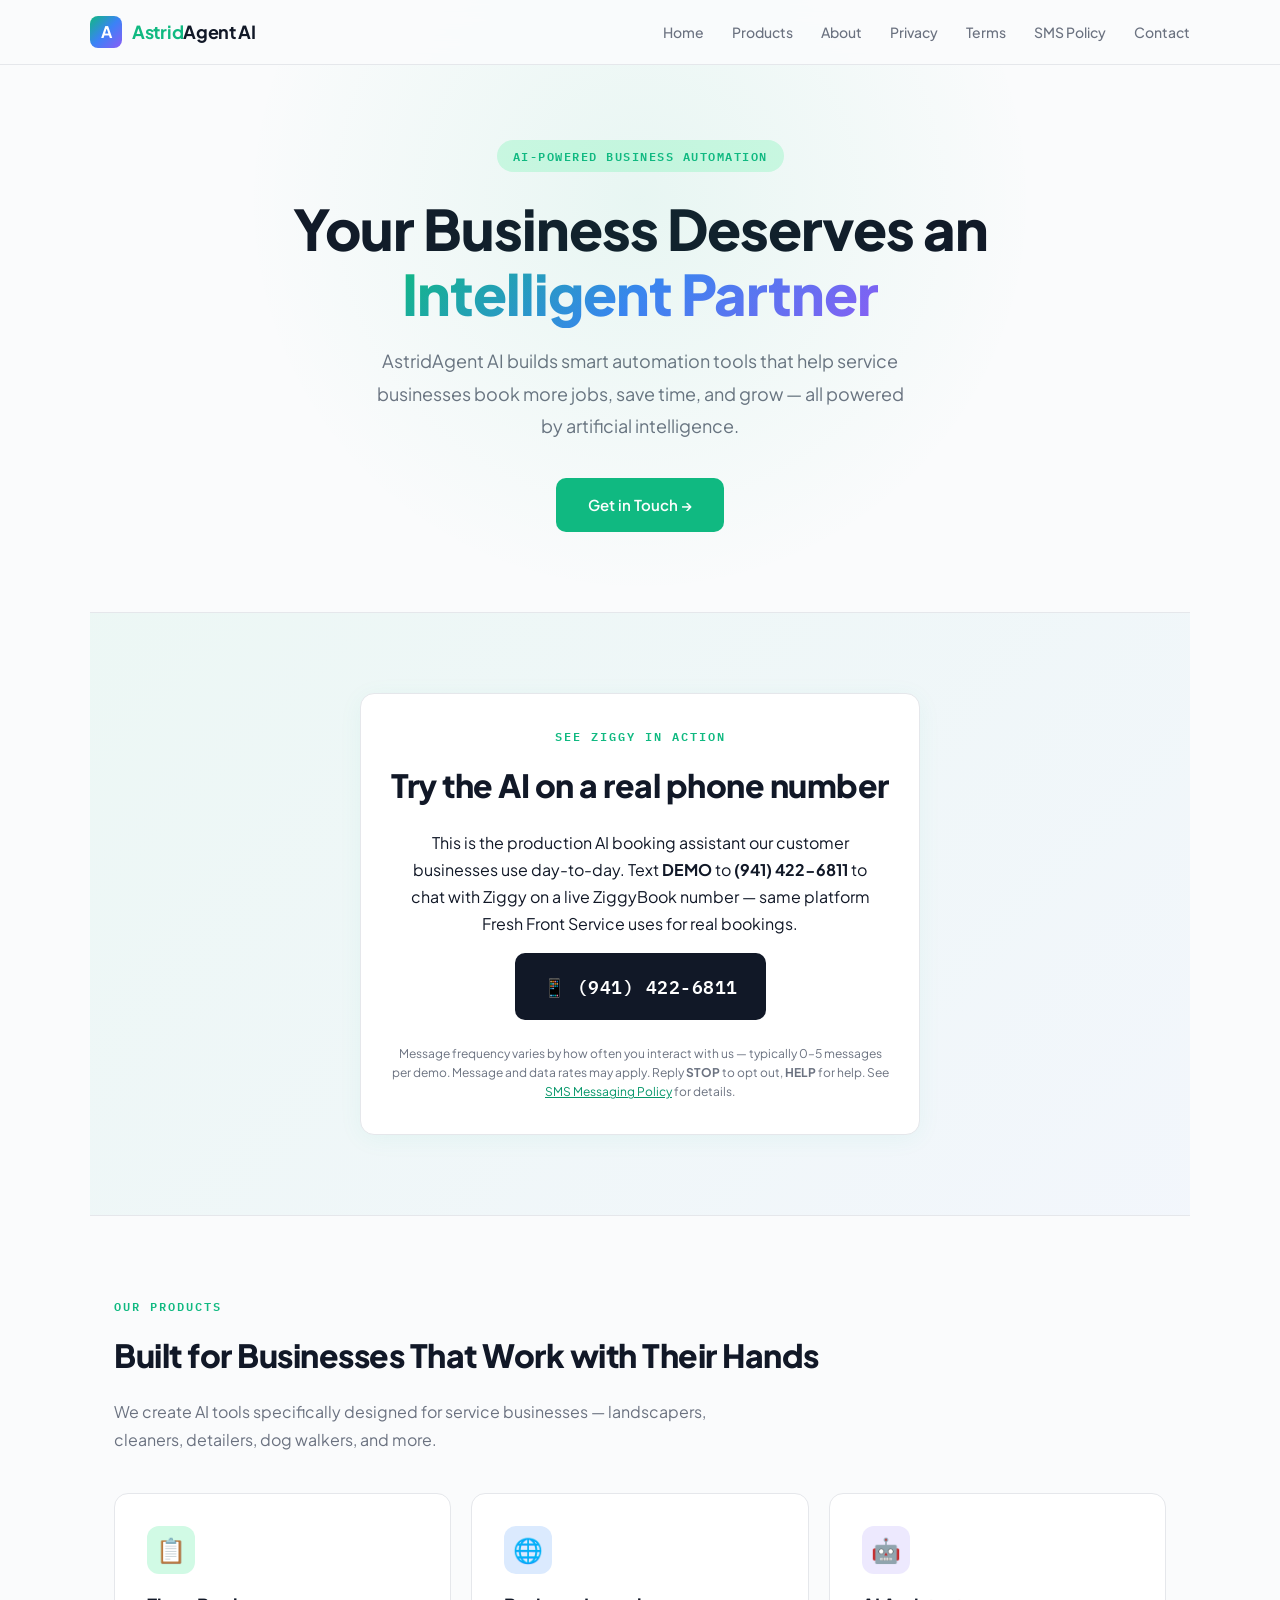
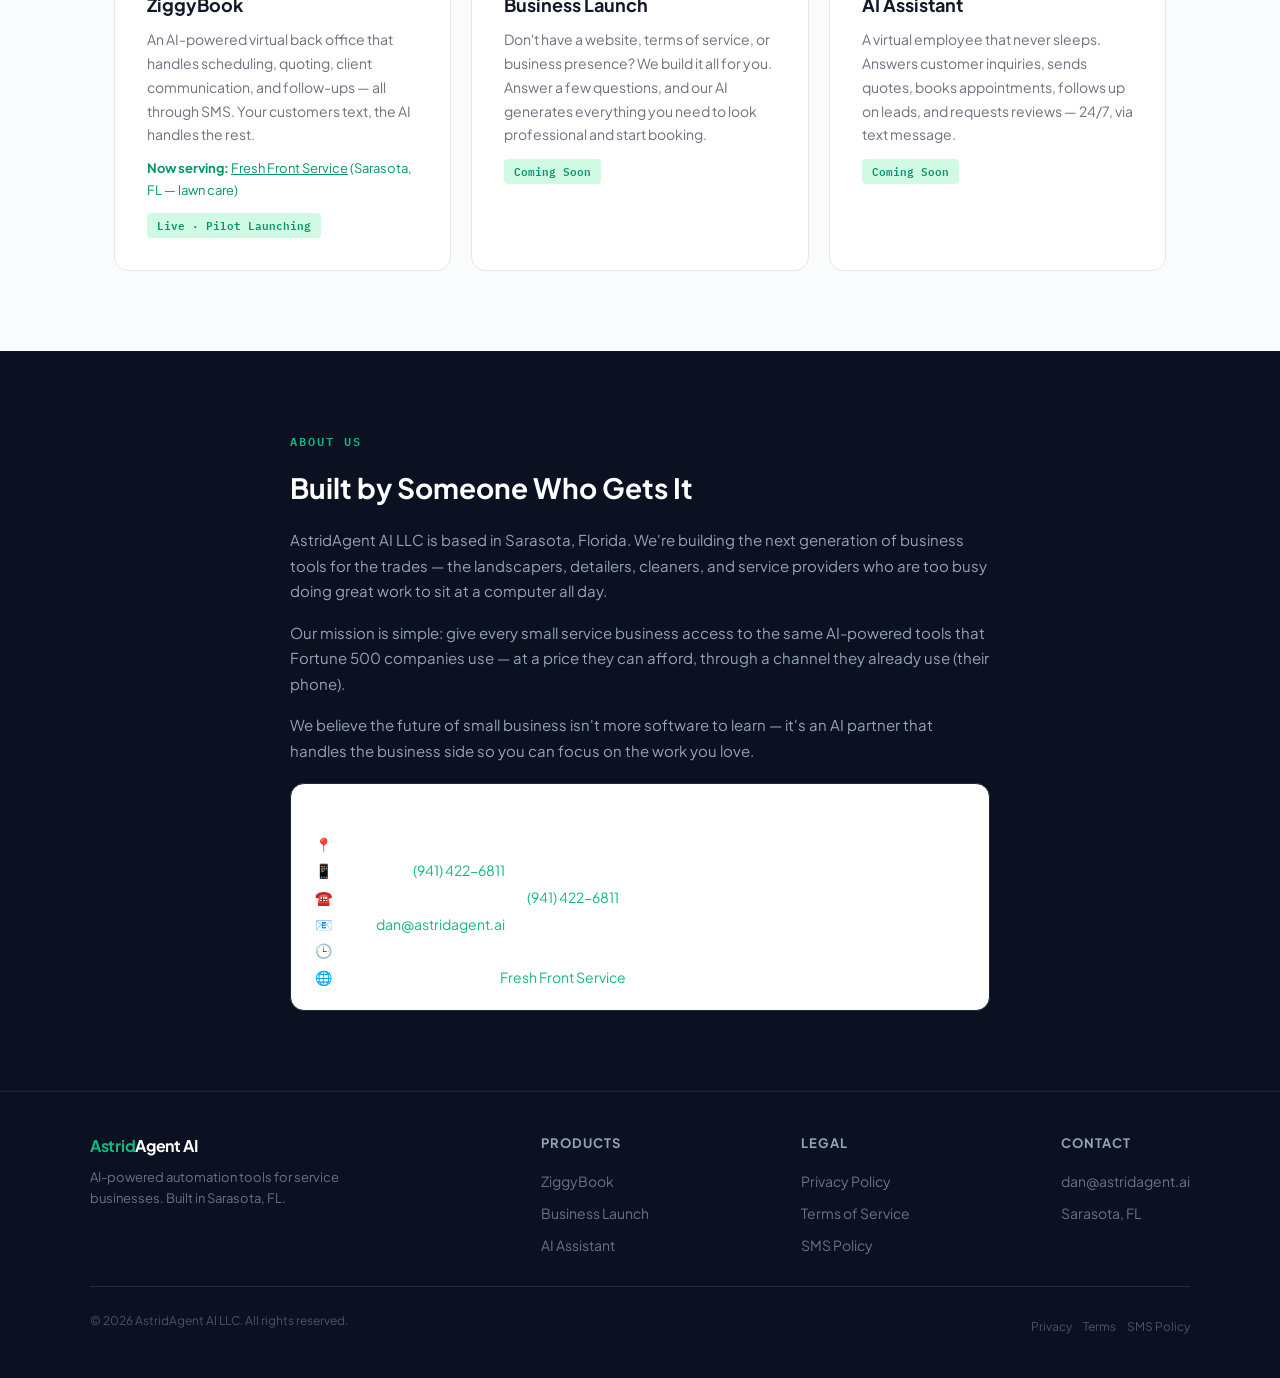
<file: index.html>
<!DOCTYPE html>
<html lang="en">
<head>
<meta charset="UTF-8">
<meta name="viewport" content="width=device-width, initial-scale=1.0">
<title>AstridAgent AI — Intelligent Automation for Business</title>
<meta name="description" content="AstridAgent AI builds intelligent automation solutions that help service businesses operate, grow, and scale with AI-powered tools.">
<link href="https://fonts.googleapis.com/css2?family=IBM+Plex+Mono:wght@400;500;600&family=Plus+Jakarta+Sans:wght@300;400;500;600;700;800&display=swap" rel="stylesheet">
<style>
:root{--bg:#FAFBFC;--bg-dark:#0B1120;--card:#FFF;--border:#E5E7EB;--text:#111827;--dim:#6B7280;--light:#9CA3AF;--green:#10B981;--green-d:#059669;--green-l:#D1FAE5;--blue:#3B82F6;--purple:#8B5CF6;--grad:linear-gradient(135deg,#10B981,#3B82F6,#8B5CF6)}
*{margin:0;padding:0;box-sizing:border-box}
body{font-family:'Plus Jakarta Sans',sans-serif;color:var(--text);line-height:1.7;background:var(--bg)}
nav{position:fixed;top:0;width:100%;background:rgba(250,251,252,0.92);backdrop-filter:blur(12px);border-bottom:1px solid var(--border);z-index:1000;padding:0 24px}
.nav-i{max-width:1100px;margin:0 auto;display:flex;justify-content:space-between;align-items:center;height:64px}
.nav-l{display:flex;align-items:center;gap:10px;text-decoration:none;color:var(--text)}
.nav-l-i{width:32px;height:32px;background:var(--grad);border-radius:8px;display:flex;align-items:center;justify-content:center;color:#fff;font-weight:700;font-size:16px}
.nav-l-t{font-weight:700;font-size:18px;letter-spacing:-0.3px}
.nav-l-t span{color:var(--green)}
.nav-k{display:flex;gap:28px;list-style:none}
.nav-k a{text-decoration:none;color:var(--dim);font-size:14px;font-weight:500;transition:color 0.15s}
.nav-k a:hover{color:var(--text)}
.ham{display:none;background:none;border:none;font-size:24px;cursor:pointer;color:var(--text)}
.hero{padding:140px 24px 80px;text-align:center;position:relative;overflow:hidden}
.hero::before{content:'';position:absolute;top:-200px;left:50%;transform:translateX(-50%);width:800px;height:800px;background:radial-gradient(circle,rgba(16,185,129,0.08),transparent 70%);pointer-events:none}
.h-b{display:inline-block;font-family:'IBM Plex Mono',monospace;font-size:12px;font-weight:600;letter-spacing:1.5px;text-transform:uppercase;color:var(--green);background:var(--green-l);padding:6px 16px;border-radius:20px;margin-bottom:24px}
.hero h1{font-size:clamp(36px,5vw,56px);font-weight:800;letter-spacing:-1px;line-height:1.15;max-width:700px;margin:0 auto 20px}
.hero h1 .gr{background:var(--grad);-webkit-background-clip:text;-webkit-text-fill-color:transparent}
.hero p{font-size:18px;color:var(--dim);max-width:550px;margin:0 auto 36px;line-height:1.8}
.cta{display:inline-flex;align-items:center;gap:8px;padding:14px 32px;background:var(--green);color:#fff;border:none;border-radius:10px;font-size:15px;font-weight:600;text-decoration:none;transition:background 0.2s;cursor:pointer;font-family:'Plus Jakarta Sans',sans-serif}
.cta:hover{background:var(--green-d)}
.sec{padding:80px 24px;max-width:1100px;margin:0 auto}
.sec-l{font-family:'IBM Plex Mono',monospace;font-size:12px;font-weight:600;letter-spacing:2px;text-transform:uppercase;color:var(--green);margin-bottom:12px}
.sec h2{font-size:32px;font-weight:800;letter-spacing:-0.5px;margin-bottom:16px}
.sec>p{font-size:16px;color:var(--dim);max-width:600px;margin-bottom:40px}
.pg{display:grid;grid-template-columns:repeat(auto-fit,minmax(300px,1fr));gap:20px}
.pc{background:var(--card);border:1px solid var(--border);border-radius:14px;padding:32px;transition:border-color 0.2s,box-shadow 0.2s}
.pc:hover{border-color:var(--green);box-shadow:0 8px 30px rgba(16,185,129,0.08)}
.pi{width:48px;height:48px;border-radius:12px;display:flex;align-items:center;justify-content:center;font-size:24px;margin-bottom:16px}
.pi.g{background:var(--green-l)}.pi.b{background:#DBEAFE}.pi.p{background:#EDE9FE}
.pc h3{font-size:18px;font-weight:700;margin-bottom:8px}
.pc p{font-size:14px;color:var(--dim)}
.pt{display:inline-block;font-family:'IBM Plex Mono',monospace;font-size:11px;font-weight:600;padding:3px 10px;border-radius:4px;margin-top:12px;background:var(--green-l);color:var(--green-d)}
.about{background:var(--bg-dark);color:#fff;padding:80px 24px}
.about-i{max-width:700px;margin:0 auto}
.about-i .sec-l{color:var(--green)}
.about-i h2{color:#fff;font-size:28px;margin-bottom:16px}
.about-i p{color:#94A3B8;font-size:15px;margin-bottom:16px}
footer{background:var(--bg-dark);border-top:1px solid #1E293B;padding:40px 24px}
.f-i{max-width:1100px;margin:0 auto;display:flex;justify-content:space-between;align-items:flex-start;flex-wrap:wrap;gap:32px}
.f-b{max-width:300px}
.f-b p{font-size:13px;color:#64748B;line-height:1.6;margin-top:8px}
.f-l h4{font-size:13px;font-weight:700;color:#94A3B8;text-transform:uppercase;letter-spacing:1px;margin-bottom:12px}
.f-l a{display:block;font-size:14px;color:#64748B;text-decoration:none;padding:4px 0;transition:color 0.15s}
.f-l a:hover{color:#fff}
.f-bt{max-width:1100px;margin:24px auto 0;padding-top:24px;border-top:1px solid #1E293B;display:flex;justify-content:space-between;flex-wrap:wrap;gap:12px}
.f-bt p,.f-bt a{font-size:12px;color:#475569;text-decoration:none}
.f-bt a:hover{color:#94A3B8}
.sms-cta{background:linear-gradient(135deg,rgba(16,185,129,0.06),rgba(59,130,246,0.04));border-top:1px solid var(--border);border-bottom:1px solid var(--border);text-align:center}
.sms-cta .cta-card{background:var(--card);border:1px solid var(--border);border-radius:14px;padding:32px 28px;max-width:560px;margin:0 auto;box-shadow:0 4px 24px rgba(16,185,129,0.06)}
.sms-cta .cta-number{display:inline-flex;align-items:center;gap:10px;padding:18px 28px;background:var(--text);color:#fff;border-radius:10px;font-family:'IBM Plex Mono',monospace;font-size:18px;font-weight:600;letter-spacing:0.5px;text-decoration:none;margin:8px 0 16px;transition:background 0.2s}
.sms-cta .cta-number:hover{background:#000}
.sms-cta .disclosure{font-size:12px;color:var(--dim);line-height:1.6;margin-top:8px}
.sms-cta .disclosure a{color:var(--green-d);text-decoration:underline}
.contact-card{background:var(--card);border:1px solid #1E293B;border-radius:14px;padding:20px 24px;margin-top:20px;text-align:left;font-size:14px;line-height:1.9}
.contact-card a{color:var(--green);text-decoration:none}
.contact-card a:hover{text-decoration:underline}
.lp{padding:100px 24px 80px;max-width:800px;margin:0 auto;display:none}
.lp.active{display:block}
.lp h1{font-size:32px;font-weight:800;margin-bottom:8px}
.lp .up{font-size:13px;color:var(--light);margin-bottom:32px}
.lp h2{font-size:20px;font-weight:700;margin-top:32px;margin-bottom:12px}
.lp p,.lp li{font-size:15px;color:var(--dim);margin-bottom:12px;line-height:1.8}
.lp ul{padding-left:24px;margin-bottom:16px}
.lp li{margin-bottom:6px}
#page-home{display:block}
.pgc{display:none}.pgc.active{display:block}
@media(max-width:768px){.nav-k{display:none}.ham{display:block}.nav-k.open{display:flex;flex-direction:column;position:absolute;top:64px;left:0;right:0;background:var(--bg);border-bottom:1px solid var(--border);padding:16px 24px;gap:16px}.f-i{flex-direction:column}}
</style>
</head>
<body>
<nav><div class="nav-i">
<a href="#" class="nav-l" onclick="sp('home')"><div class="nav-l-i">A</div><div class="nav-l-t"><span>Astrid</span>Agent AI</div></a>
<ul class="nav-k" id="nk">
<li><a href="#" onclick="sp('home')">Home</a></li>
<li><a href="#products">Products</a></li>
<li><a href="#about">About</a></li>
<li><a href="#" onclick="sp('privacy')">Privacy</a></li>
<li><a href="#" onclick="sp('terms')">Terms</a></li>
<li><a href="#" onclick="sp('sms')">SMS Policy</a></li>
<li><a href="mailto:dan@astridagent.ai">Contact</a></li>
</ul>
<button class="ham" onclick="document.getElementById('nk').classList.toggle('open')">&#9776;</button>
</div></nav>

<div id="page-home" class="pgc active">
<section class="hero">
<div class="h-b">AI-Powered Business Automation</div>
<h1>Your Business Deserves an <span class="gr">Intelligent Partner</span></h1>
<p>AstridAgent AI builds smart automation tools that help service businesses book more jobs, save time, and grow — all powered by artificial intelligence.</p>
<a href="mailto:dan@astridagent.ai" class="cta">Get in Touch &rarr;</a>
</section>
<section class="sec sms-cta" id="try-ziggy">
<div class="cta-card">
<div class="sec-l" style="text-align:center;justify-content:center">See Ziggy in action</div>
<h2 style="text-align:center">Try the AI on a real phone number</h2>
<p style="margin:0 auto 8px;max-width:480px">This is the production AI booking assistant our customer businesses use day-to-day. Text <strong>DEMO</strong> to <strong>(941) 422-6811</strong> to chat with Ziggy on a live ZiggyBook number &mdash; same platform Fresh Front Service uses for real bookings.</p>
<a href="sms:+19414226811?body=DEMO" class="cta-number">&#128241; (941) 422-6811</a>
<p class="disclosure">Message frequency varies by how often you interact with us &mdash; typically 0&ndash;5 messages per demo. Message and data rates may apply. Reply <strong>STOP</strong> to opt out, <strong>HELP</strong> for help. See <a href="/sms-consent.html">SMS Messaging Policy</a> for details.</p>
</div>
</section>
<section class="sec" id="products">
<div class="sec-l">Our Products</div>
<h2>Built for Businesses That Work with Their Hands</h2>
<p>We create AI tools specifically designed for service businesses — landscapers, cleaners, detailers, dog walkers, and more.</p>
<div class="pg">
<div class="pc"><div class="pi g">📋</div><h3>ZiggyBook</h3><p>An AI-powered virtual back office that handles scheduling, quoting, client communication, and follow-ups — all through SMS. Your customers text, the AI handles the rest.</p><p style="font-size:13px;color:var(--green-d);margin-top:10px"><strong>Now serving:</strong> <a href="https://freshfrontservice.com" target="_blank" rel="noopener" style="color:var(--green-d)">Fresh Front Service</a> (Sarasota, FL — lawn care)</p><span class="pt">Live · Pilot Launching</span></div>
<div class="pc"><div class="pi b">🌐</div><h3>Business Launch</h3><p>Don't have a website, terms of service, or business presence? We build it all for you. Answer a few questions, and our AI generates everything you need to look professional and start booking.</p><span class="pt">Coming Soon</span></div>
<div class="pc"><div class="pi p">🤖</div><h3>AI Assistant</h3><p>A virtual employee that never sleeps. Answers customer inquiries, sends quotes, books appointments, follows up on leads, and requests reviews — 24/7, via text message.</p><span class="pt">Coming Soon</span></div>
</div>
</section>
<section class="about" id="about"><div class="about-i">
<div class="sec-l">About Us</div>
<h2>Built by Someone Who Gets It</h2>
<p>AstridAgent AI LLC is based in Sarasota, Florida. We're building the next generation of business tools for the trades — the landscapers, detailers, cleaners, and service providers who are too busy doing great work to sit at a computer all day.</p>
<p>Our mission is simple: give every small service business access to the same AI-powered tools that Fortune 500 companies use — at a price they can afford, through a channel they already use (their phone).</p>
<p>We believe the future of small business isn't more software to learn — it's an AI partner that handles the business side so you can focus on the work you love.</p>
<div class="contact-card">
<strong style="color:#fff">AstridAgent AI LLC</strong><br>
&#128205; Sarasota, Florida<br>
&#128241; Demo SMS: <a href="sms:+19414226811?body=DEMO">(941) 422-6811</a> &mdash; text DEMO to chat with Ziggy<br>
&#9742;&#65039; Customer service voice/text: <a href="tel:+19414226811">(941) 422-6811</a><br>
&#128231; Email: <a href="mailto:dan@astridagent.ai">dan@astridagent.ai</a><br>
&#128338; Business hours: Mon&ndash;Fri 9am&ndash;5pm Eastern<br>
&#127760; Active customers include <a href="https://freshfrontservice.com" target="_blank" rel="noopener">Fresh Front Service</a> (Sarasota, FL &mdash; lawn care &amp; landscaping)
</div>
</div></section>
</div>

<div id="page-privacy" class="pgc lp">
<h1>Privacy Policy</h1>
<p class="up">Last Updated: May 9, 2026</p>
<p>AstridAgent AI LLC ("AstridAgent AI," "we," "our," or "us") is committed to protecting the privacy of our users, customers, and website visitors. This Privacy Policy explains how we collect, use, disclose, and safeguard your information when you visit our website at astridagent.ai, use our products and services (including ZiggyBook), or communicate with us via SMS, email, or other channels.</p>
<h2>1. Information We Collect</h2>
<p>We may collect the following types of information:</p>
<ul>
<li><strong>Personal Information:</strong> Name, email address, phone number, business name, business address, and other information you provide when signing up for our services or contacting us.</li>
<li><strong>Business Information:</strong> Services offered, pricing, service area, business hours, and other operational data provided during onboarding.</li>
<li><strong>Communication Data:</strong> SMS messages, chat logs, and other communications processed through our platform in the course of providing our services.</li>
<li><strong>Usage Data:</strong> Information about how you interact with our website and services, including IP address, browser type, pages visited, and access times.</li>
<li><strong>Device Information:</strong> Information about the device you use to access our services, including device type, operating system, and unique device identifiers.</li>
</ul>
<h2>2. How We Use Your Information</h2>
<p>We use the information we collect to:</p>
<ul>
<li>Provide, operate, and maintain our products and services</li>
<li>Process and manage your account and subscriptions</li>
<li>Send and receive SMS messages on behalf of your business</li>
<li>Generate AI-powered responses, quotes, and scheduling for your customers</li>
<li>Improve our products, services, and user experience</li>
<li>Communicate with you about your account, updates, and support</li>
<li>Comply with legal obligations and enforce our terms of service</li>
<li>Detect, prevent, and address technical issues or fraudulent activity</li>
</ul>
<h2>3. SMS/Messaging Data</h2>
<p>Our services involve sending and receiving SMS messages on behalf of businesses that use our platform:</p>
<ul>
<li>SMS messages sent and received through our platform are stored securely to provide service continuity and conversation context.</li>
<li>Message content may be processed by AI systems to generate appropriate responses, schedule appointments, and provide quotes.</li>
<li>We do not sell SMS message data to third parties.</li>
<li>We do not use SMS message content for advertising purposes.</li>
<li>Message data is retained for as long as the business account is active, plus a reasonable period for compliance and record-keeping.</li>
<li>End users may request deletion of their data by contacting us at dan@astridagent.ai.</li>
</ul>
<h2>4. How We Share Your Information</h2>
<p>We may share your information in the following circumstances:</p>
<ul>
<li><strong>Service Providers:</strong> We work with third-party services including Twilio (SMS delivery), Anthropic (AI processing), and cloud hosting providers to deliver our services.</li>
<li><strong>Legal Requirements:</strong> We may disclose information if required by law, regulation, legal process, or governmental request.</li>
<li><strong>Business Transfers:</strong> In the event of a merger, acquisition, or sale of assets, your information may be transferred to the acquiring entity.</li>
<li><strong>With Your Consent:</strong> We may share information when you give us explicit permission.</li>
</ul>
<p>We do not sell, rent, or trade your personal information to third parties for marketing purposes.</p>
<p><strong>Mobile information and SMS opt-in consent are treated separately and never shared.</strong> Your phone number, the content of your SMS messages with an AstridAgent AI / ZiggyBook number, and the record of your opt-in consent are excluded from any of the data-sharing categories described above. This information will not be shared or sold to third parties or affiliates for marketing or promotional purposes — ever, at any time. This carve-out applies to the entire CTIA category of "text messaging originator opt-in data and consent."</p>
<h2>5. Data Security</h2>
<p>We implement appropriate technical and organizational security measures to protect your information against unauthorized access, alteration, disclosure, or destruction. These include encryption in transit and at rest, access controls, and regular security assessments. However, no method of transmission over the Internet is 100% secure.</p>
<h2>6. Data Retention</h2>
<p>We retain your information for as long as your account is active or as needed to provide our services. We may retain information as necessary to comply with legal obligations, resolve disputes, and enforce our agreements.</p>
<h2>7. Your Rights</h2>
<p>You have the right to:</p>
<ul>
<li>Access, correct, or delete your personal information</li>
<li>Opt out of SMS communications at any time by replying STOP</li>
<li>Request a copy of the data we hold about you</li>
<li>Withdraw consent for data processing where applicable</li>
</ul>
<p>To exercise any of these rights, contact us at dan@astridagent.ai.</p>
<h2>8. Children's Privacy</h2>
<p>Our services are not directed to individuals under the age of 18. We do not knowingly collect personal information from children.</p>
<h2>9. Changes to This Policy</h2>
<p>We may update this Privacy Policy from time to time. We will notify you of material changes by posting the new Privacy Policy on this page and updating the "Last Updated" date.</p>
<h2>10. Contact Us</h2>
<p>AstridAgent AI LLC<br>Sarasota, FL<br>Email: dan@astridagent.ai</p>
</div>

<div id="page-terms" class="pgc lp">
<h1>Terms of Service</h1>
<p class="up">Last Updated: May 9, 2026</p>
<p>Welcome to AstridAgent AI. These Terms of Service ("Terms") govern your access to and use of the services, products, and websites operated by AstridAgent AI LLC ("AstridAgent AI," "we," "our," or "us"), including the ZiggyBook platform and related services.</p>
<p>By accessing or using our services, you agree to be bound by these Terms. If you do not agree, do not use our services.</p>
<h2>1. Services</h2>
<p>AstridAgent AI provides AI-powered business automation tools for service businesses, including but not limited to: automated SMS-based scheduling and booking, AI-powered customer communication, quote generation, website generation, and business operations management.</p>
<h2>2. Account Registration</h2>
<p>To use our services, you must create an account and provide accurate, complete, and current information. You are responsible for maintaining the confidentiality of your account credentials and for all activities under your account.</p>
<h2>3. Acceptable Use</h2>
<p>You agree to use our services only for lawful purposes. You agree not to:</p>
<ul>
<li>Use our services for spam, unsolicited messaging, or any activity that violates TCPA and 10DLC requirements</li>
<li>Send messages to individuals who have not provided consent</li>
<li>Use our services to harass, abuse, or harm others</li>
<li>Attempt unauthorized access to our systems</li>
<li>Use our services for illegal or fraudulent activity</li>
<li>Reverse engineer or disassemble any aspect of our services</li>
</ul>
<h2>4. SMS Messaging Terms</h2>
<p>Our platform sends SMS messages on behalf of businesses. By using our SMS features:</p>
<ul>
<li>You confirm you have obtained proper consent from all message recipients per TCPA, CTIA, and carrier requirements</li>
<li>You agree to honor all opt-out requests promptly (STOP to unsubscribe)</li>
<li>You acknowledge message and data rates may apply to recipients</li>
<li>You agree not to send prohibited content including SHAFT content (Sex, Hate, Alcohol, Firearms, Tobacco) unless explicitly permitted</li>
<li>You understand message delivery is subject to carrier policies and cannot be guaranteed</li>
</ul>
<p>Carriers are not liable for any delayed or undelivered messages.</p>
<h2>5. Fees and Payment</h2>
<p>Certain features require payment. All fees are described on our website or in your service agreement. Fees are non-refundable except as required by law. We reserve the right to change fees upon reasonable notice.</p>
<h2>6. Intellectual Property</h2>
<p>Our services, including software, content, design, and documentation, are owned by AstridAgent AI LLC and protected by intellectual property laws. You retain ownership of all data and content you provide through our services.</p>
<h2>7. AI-Generated Content</h2>
<p>Our services use artificial intelligence to generate responses, content, and documents. While we strive for accuracy, AI-generated content may contain errors. You are responsible for reviewing and approving all AI-generated content before use.</p>
<h2>8. Limitation of Liability</h2>
<p>TO THE MAXIMUM EXTENT PERMITTED BY LAW, ASTRIDAGENT AI LLC SHALL NOT BE LIABLE FOR ANY INDIRECT, INCIDENTAL, SPECIAL, CONSEQUENTIAL, OR PUNITIVE DAMAGES ARISING FROM YOUR USE OF OUR SERVICES. OUR TOTAL LIABILITY SHALL NOT EXCEED THE AMOUNT YOU PAID US IN THE TWELVE MONTHS PRECEDING THE CLAIM.</p>
<h2>9. Disclaimer of Warranties</h2>
<p>OUR SERVICES ARE PROVIDED "AS IS" AND "AS AVAILABLE" WITHOUT WARRANTIES OF ANY KIND, EITHER EXPRESS OR IMPLIED.</p>
<h2>10. Termination</h2>
<p>We may suspend or terminate your access at any time for breach of these Terms. You may terminate your account by contacting dan@astridagent.ai.</p>
<h2>11. Governing Law</h2>
<p>These Terms are governed by the laws of the State of Florida. Disputes shall be resolved in courts located in Sarasota County, Florida.</p>
<h2>12. Changes</h2>
<p>We may modify these Terms at any time. Continued use after changes constitutes acceptance.</p>
<h2>13. Contact</h2>
<p>AstridAgent AI LLC<br>Sarasota, FL<br>Email: dan@astridagent.ai</p>
</div>

<div id="page-sms" class="pgc lp">
<h1>SMS Messaging Policy</h1>
<p class="up">Last Updated: May 9, 2026</p>
<p>This SMS Messaging Policy describes how AstridAgent AI LLC and its products (including ZiggyBook) use SMS text messaging to communicate with end users on behalf of the businesses that use our platform.</p>
<h2>1. SMS Consent</h2>
<p>By providing your phone number and sending a text message to a business powered by AstridAgent AI / ZiggyBook, you consent to receive SMS messages related to:</p>
<ul>
<li>Appointment and service scheduling confirmations</li>
<li>Service quotes and estimates</li>
<li>Appointment reminders</li>
<li>Follow-up communications related to completed services</li>
<li>Responses to your inquiries</li>
<li>Review requests</li>
</ul>
<h2>2. Message Frequency</h2>
<p>Message frequency varies based on your interactions. Automated reminders are typically limited to 1-2 messages per scheduled appointment.</p>
<h2>3. Opting Out</h2>
<p>You can opt out at any time by replying <strong>STOP</strong> to any message. You will receive one confirmation and no further messages. To resume, text <strong>START</strong>.</p>
<h2>4. Help</h2>
<p>For help, reply <strong>HELP</strong> to any message, or contact dan@astridagent.ai.</p>
<h2>5. Costs</h2>
<p>Message and data rates may apply. AstridAgent AI does not charge end users for receiving SMS messages; any message or data charges come from your mobile carrier under your existing phone plan.</p>
<h2>6. Carriers</h2>
<p>Messages are sent via major US carriers including AT&T, T-Mobile, and Verizon. Delivery is subject to carrier availability.</p>
<h2>7. Privacy</h2>
<p>Your phone number and message data are handled per our <a href="#" onclick="sp('privacy')">Privacy Policy</a>. We do not sell or share your phone number with third parties for marketing.</p>
<h2>8. Contact</h2>
<p>AstridAgent AI LLC<br>Sarasota, FL<br>Email: dan@astridagent.ai<br>Website: https://astridagent.ai</p>
</div>

<footer>
<div class="f-i">
<div class="f-b"><div class="nav-l-t" style="color:#fff;font-size:16px"><span style="color:#10B981">Astrid</span>Agent AI</div><p>AI-powered automation tools for service businesses. Built in Sarasota, FL.</p></div>
<div class="f-l"><h4>Products</h4><a href="#" onclick="sp('home')">ZiggyBook</a><a href="#" onclick="sp('home')">Business Launch</a><a href="#" onclick="sp('home')">AI Assistant</a></div>
<div class="f-l"><h4>Legal</h4><a href="#" onclick="sp('privacy')">Privacy Policy</a><a href="#" onclick="sp('terms')">Terms of Service</a><a href="#" onclick="sp('sms')">SMS Policy</a></div>
<div class="f-l"><h4>Contact</h4><a href="mailto:dan@astridagent.ai">dan@astridagent.ai</a><a href="#">Sarasota, FL</a></div>
</div>
<div class="f-bt"><p>&copy; 2026 AstridAgent AI LLC. All rights reserved.</p><div><a href="#" onclick="sp('privacy')">Privacy</a> &middot; <a href="#" onclick="sp('terms')">Terms</a> &middot; <a href="#" onclick="sp('sms')">SMS Policy</a></div></div>
</footer>
<script>function sp(p){document.querySelectorAll('.pgc').forEach(e=>e.classList.remove('active'));document.getElementById('page-'+p).classList.add('active');window.scrollTo({top:0,behavior:'smooth'});document.getElementById('nk').classList.remove('open')}</script>
</body>
</html>
</file>
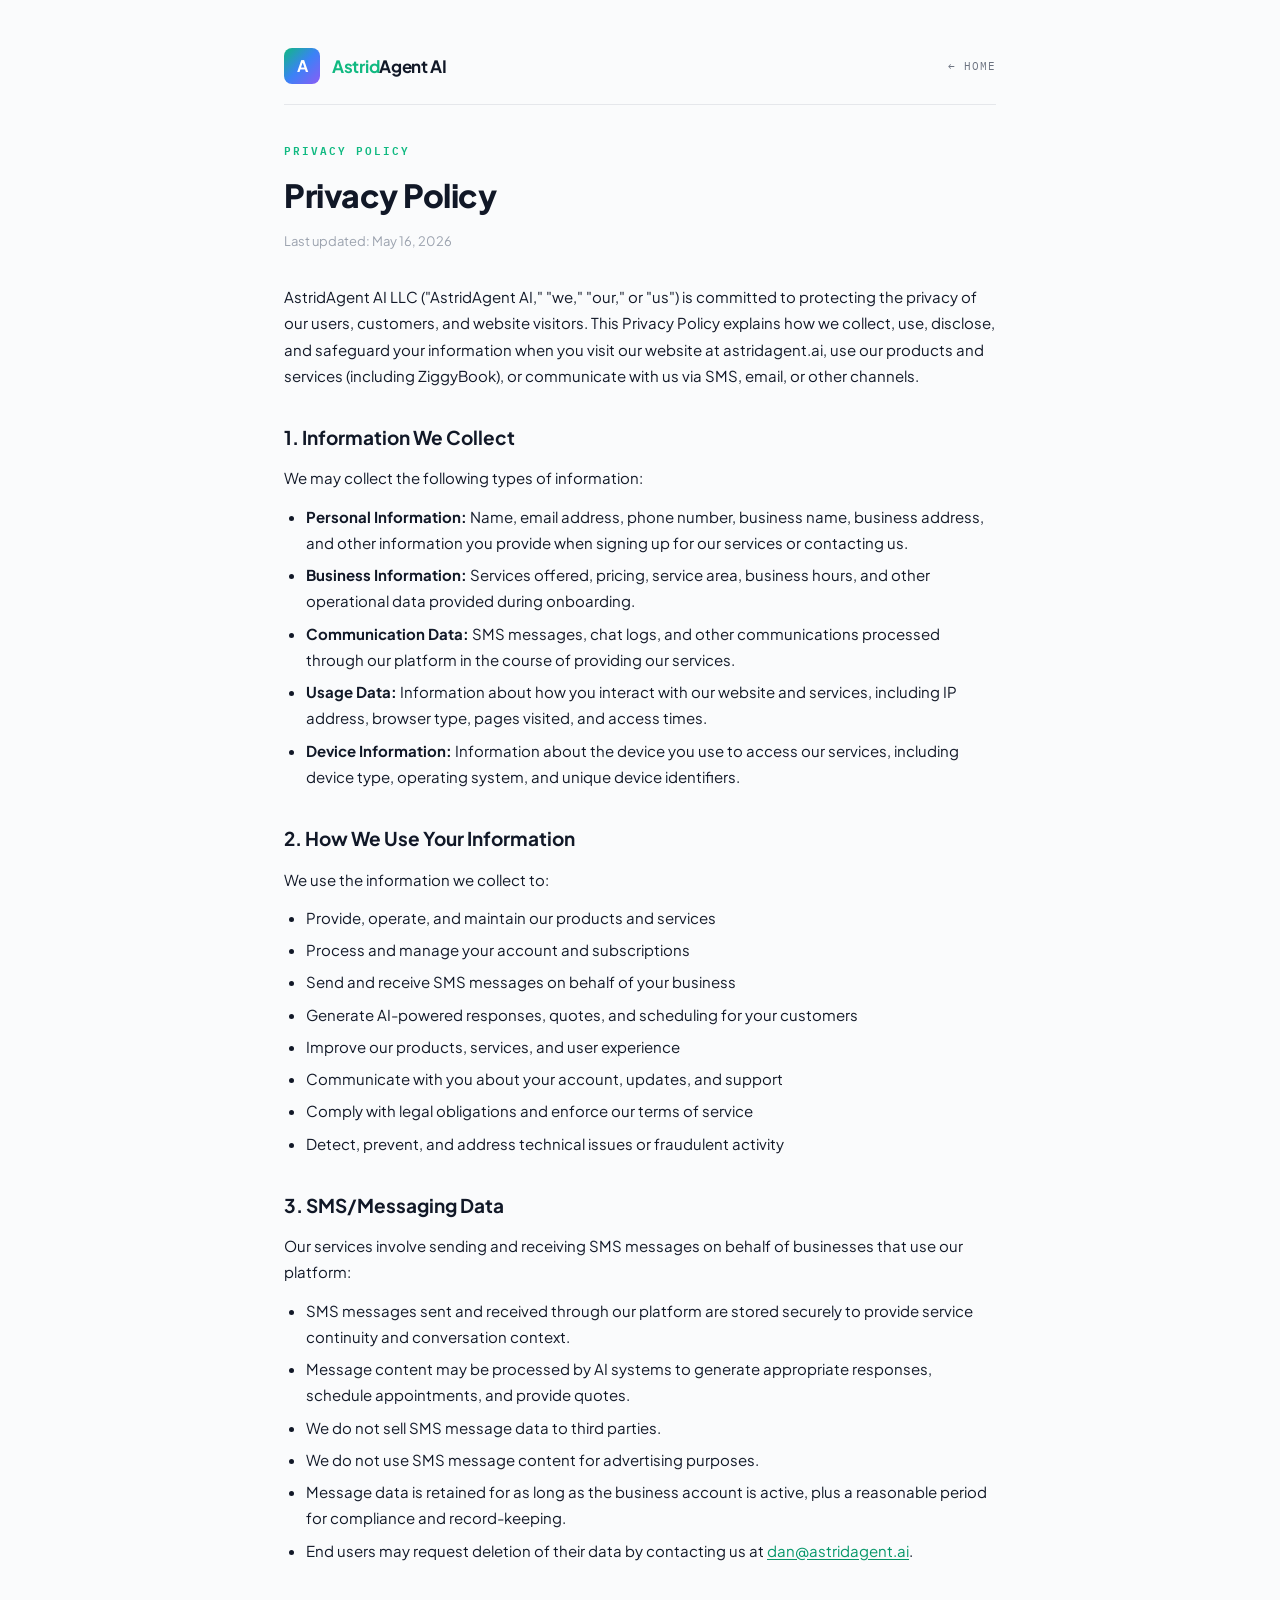
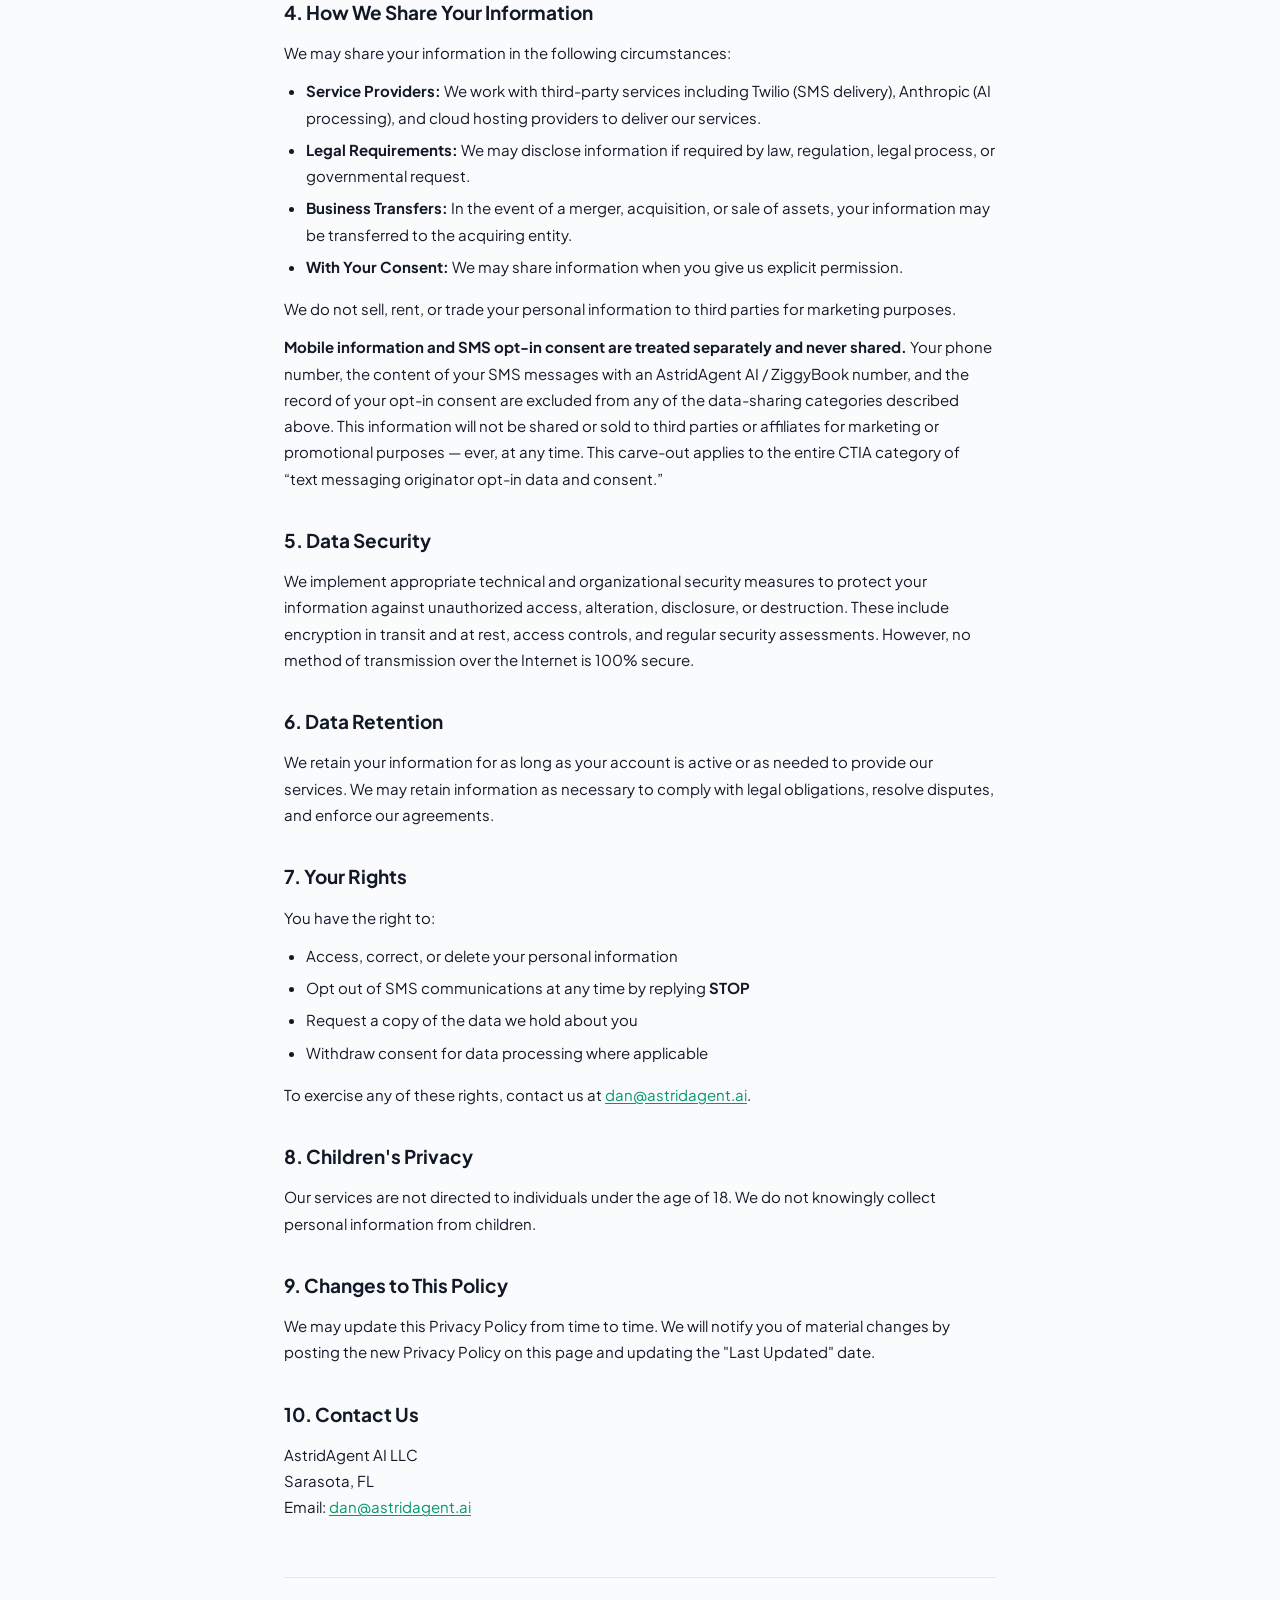
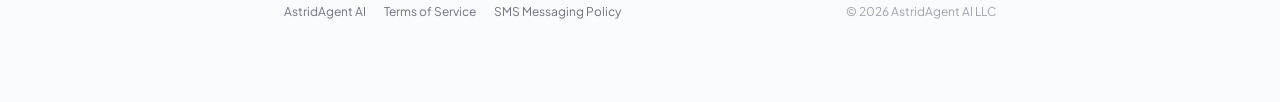
<file: privacy.html>
<!DOCTYPE html>
<html lang="en">
<head>
  <meta charset="UTF-8">
  <meta name="viewport" content="width=device-width, initial-scale=1.0">
  <title>Privacy Policy &middot; AstridAgent AI</title>
  <meta name="description" content="How AstridAgent AI LLC and its products (including ZiggyBook) collect, use, and protect your information.">
  <link rel="preconnect" href="https://fonts.googleapis.com">
  <link rel="preconnect" href="https://fonts.gstatic.com" crossorigin>
  <link href="https://fonts.googleapis.com/css2?family=IBM+Plex+Mono:wght@400;500;600&family=Plus+Jakarta+Sans:wght@300;400;500;600;700;800&display=swap" rel="stylesheet">
  <link rel="stylesheet" href="/policy-style.css">
</head>
<body>
  <div class="page">
    <header class="mast">
      <div class="logo-mark">A</div>
      <div class="wordmark"><span class="accent">Astrid</span>Agent AI</div>
      <a href="/" class="home-link">&larr; Home</a>
    </header>

    <div class="eyebrow">Privacy Policy</div>
    <h1>Privacy Policy</h1>
    <div class="updated">Last updated: May 16, 2026</div>

    <p>AstridAgent AI LLC ("AstridAgent AI," "we," "our," or "us") is committed to protecting the privacy of our users, customers, and website visitors. This Privacy Policy explains how we collect, use, disclose, and safeguard your information when you visit our website at astridagent.ai, use our products and services (including ZiggyBook), or communicate with us via SMS, email, or other channels.</p>

    <h2>1. Information We Collect</h2>
    <p>We may collect the following types of information:</p>
    <ul>
      <li><strong>Personal Information:</strong> Name, email address, phone number, business name, business address, and other information you provide when signing up for our services or contacting us.</li>
      <li><strong>Business Information:</strong> Services offered, pricing, service area, business hours, and other operational data provided during onboarding.</li>
      <li><strong>Communication Data:</strong> SMS messages, chat logs, and other communications processed through our platform in the course of providing our services.</li>
      <li><strong>Usage Data:</strong> Information about how you interact with our website and services, including IP address, browser type, pages visited, and access times.</li>
      <li><strong>Device Information:</strong> Information about the device you use to access our services, including device type, operating system, and unique device identifiers.</li>
    </ul>

    <h2>2. How We Use Your Information</h2>
    <p>We use the information we collect to:</p>
    <ul>
      <li>Provide, operate, and maintain our products and services</li>
      <li>Process and manage your account and subscriptions</li>
      <li>Send and receive SMS messages on behalf of your business</li>
      <li>Generate AI-powered responses, quotes, and scheduling for your customers</li>
      <li>Improve our products, services, and user experience</li>
      <li>Communicate with you about your account, updates, and support</li>
      <li>Comply with legal obligations and enforce our terms of service</li>
      <li>Detect, prevent, and address technical issues or fraudulent activity</li>
    </ul>

    <h2>3. SMS/Messaging Data</h2>
    <p>Our services involve sending and receiving SMS messages on behalf of businesses that use our platform:</p>
    <ul>
      <li>SMS messages sent and received through our platform are stored securely to provide service continuity and conversation context.</li>
      <li>Message content may be processed by AI systems to generate appropriate responses, schedule appointments, and provide quotes.</li>
      <li>We do not sell SMS message data to third parties.</li>
      <li>We do not use SMS message content for advertising purposes.</li>
      <li>Message data is retained for as long as the business account is active, plus a reasonable period for compliance and record-keeping.</li>
      <li>End users may request deletion of their data by contacting us at <a href="mailto:dan@astridagent.ai">dan@astridagent.ai</a>.</li>
    </ul>

    <h2>4. How We Share Your Information</h2>
    <p>We may share your information in the following circumstances:</p>
    <ul>
      <li><strong>Service Providers:</strong> We work with third-party services including Twilio (SMS delivery), Anthropic (AI processing), and cloud hosting providers to deliver our services.</li>
      <li><strong>Legal Requirements:</strong> We may disclose information if required by law, regulation, legal process, or governmental request.</li>
      <li><strong>Business Transfers:</strong> In the event of a merger, acquisition, or sale of assets, your information may be transferred to the acquiring entity.</li>
      <li><strong>With Your Consent:</strong> We may share information when you give us explicit permission.</li>
    </ul>
    <p>We do not sell, rent, or trade your personal information to third parties for marketing purposes.</p>
    <p><strong>Mobile information and SMS opt-in consent are treated separately and never shared.</strong> Your phone number, the content of your SMS messages with an AstridAgent AI / ZiggyBook number, and the record of your opt-in consent are excluded from any of the data-sharing categories described above. This information will not be shared or sold to third parties or affiliates for marketing or promotional purposes &mdash; ever, at any time. This carve-out applies to the entire CTIA category of &ldquo;text messaging originator opt-in data and consent.&rdquo;</p>

    <h2>5. Data Security</h2>
    <p>We implement appropriate technical and organizational security measures to protect your information against unauthorized access, alteration, disclosure, or destruction. These include encryption in transit and at rest, access controls, and regular security assessments. However, no method of transmission over the Internet is 100% secure.</p>

    <h2>6. Data Retention</h2>
    <p>We retain your information for as long as your account is active or as needed to provide our services. We may retain information as necessary to comply with legal obligations, resolve disputes, and enforce our agreements.</p>

    <h2>7. Your Rights</h2>
    <p>You have the right to:</p>
    <ul>
      <li>Access, correct, or delete your personal information</li>
      <li>Opt out of SMS communications at any time by replying <strong>STOP</strong></li>
      <li>Request a copy of the data we hold about you</li>
      <li>Withdraw consent for data processing where applicable</li>
    </ul>
    <p>To exercise any of these rights, contact us at <a href="mailto:dan@astridagent.ai">dan@astridagent.ai</a>.</p>

    <h2>8. Children's Privacy</h2>
    <p>Our services are not directed to individuals under the age of 18. We do not knowingly collect personal information from children.</p>

    <h2>9. Changes to This Policy</h2>
    <p>We may update this Privacy Policy from time to time. We will notify you of material changes by posting the new Privacy Policy on this page and updating the "Last Updated" date.</p>

    <h2>10. Contact Us</h2>
    <p>
      AstridAgent AI LLC<br>
      Sarasota, FL<br>
      Email: <a href="mailto:dan@astridagent.ai">dan@astridagent.ai</a>
    </p>

    <footer class="foot">
      <a href="/">AstridAgent AI</a>
      <a href="/terms.html">Terms of Service</a>
      <a href="/sms-consent.html">SMS Messaging Policy</a>
      <span class="copy">&copy; 2026 AstridAgent AI LLC</span>
    </footer>
  </div>
</body>
</html>
</file>
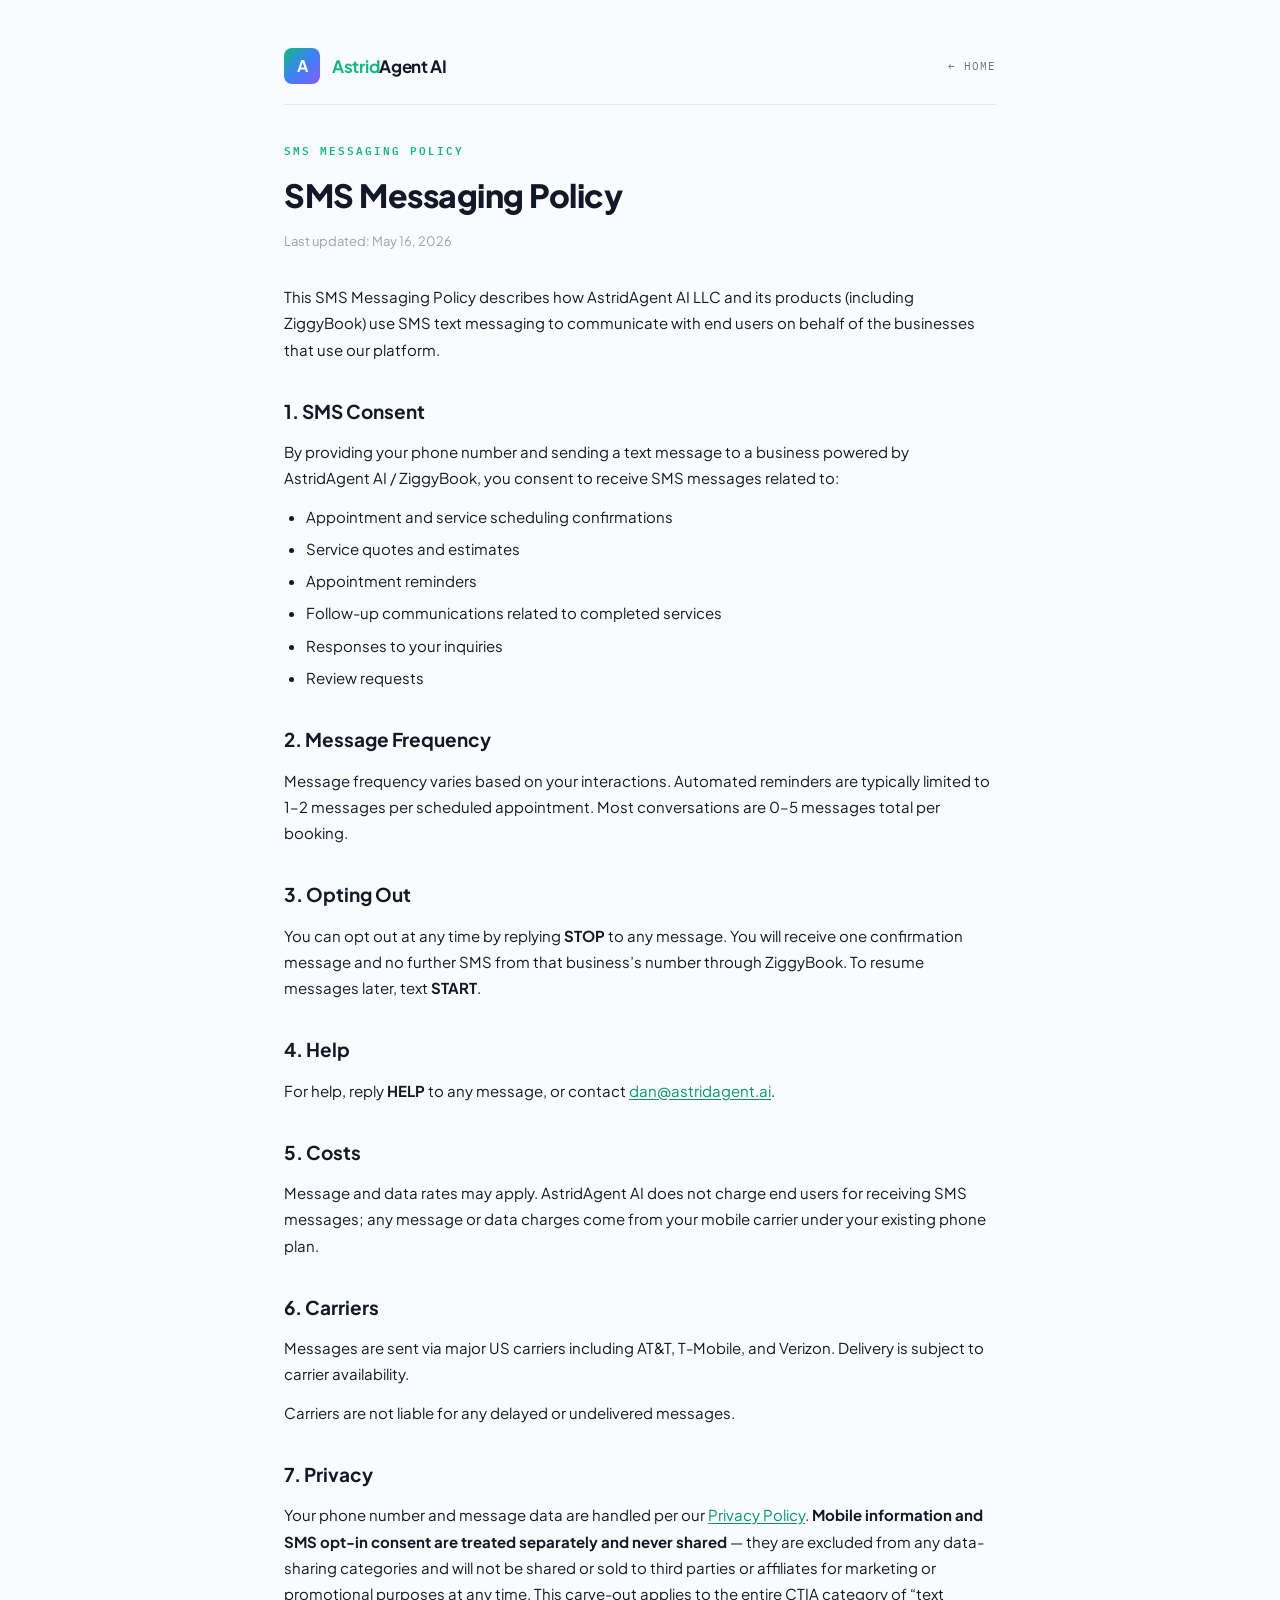
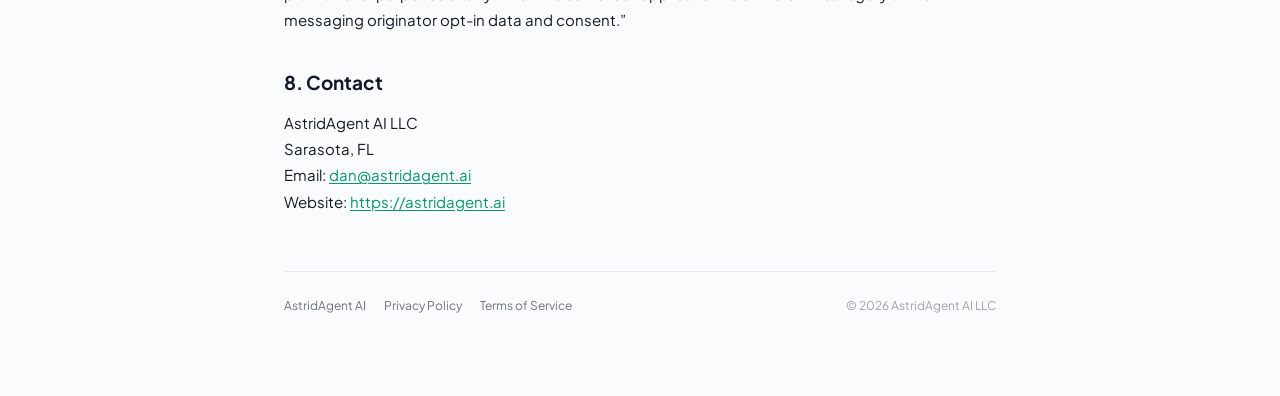
<file: sms-consent.html>
<!DOCTYPE html>
<html lang="en">
<head>
  <meta charset="UTF-8">
  <meta name="viewport" content="width=device-width, initial-scale=1.0">
  <title>SMS Messaging Policy &middot; AstridAgent AI</title>
  <meta name="description" content="How AstridAgent AI / ZiggyBook uses SMS messaging, your consent, and how to opt out.">
  <link rel="preconnect" href="https://fonts.googleapis.com">
  <link rel="preconnect" href="https://fonts.gstatic.com" crossorigin>
  <link href="https://fonts.googleapis.com/css2?family=IBM+Plex+Mono:wght@400;500;600&family=Plus+Jakarta+Sans:wght@300;400;500;600;700;800&display=swap" rel="stylesheet">
  <link rel="stylesheet" href="/policy-style.css">
</head>
<body>
  <div class="page">
    <header class="mast">
      <div class="logo-mark">A</div>
      <div class="wordmark"><span class="accent">Astrid</span>Agent AI</div>
      <a href="/" class="home-link">&larr; Home</a>
    </header>

    <div class="eyebrow">SMS Messaging Policy</div>
    <h1>SMS Messaging Policy</h1>
    <div class="updated">Last updated: May 16, 2026</div>

    <p>This SMS Messaging Policy describes how AstridAgent AI LLC and its products (including ZiggyBook) use SMS text messaging to communicate with end users on behalf of the businesses that use our platform.</p>

    <h2>1. SMS Consent</h2>
    <p>By providing your phone number and sending a text message to a business powered by AstridAgent AI / ZiggyBook, you consent to receive SMS messages related to:</p>
    <ul>
      <li>Appointment and service scheduling confirmations</li>
      <li>Service quotes and estimates</li>
      <li>Appointment reminders</li>
      <li>Follow-up communications related to completed services</li>
      <li>Responses to your inquiries</li>
      <li>Review requests</li>
    </ul>

    <h2>2. Message Frequency</h2>
    <p>Message frequency varies based on your interactions. Automated reminders are typically limited to 1&ndash;2 messages per scheduled appointment. Most conversations are 0&ndash;5 messages total per booking.</p>

    <h2>3. Opting Out</h2>
    <p>You can opt out at any time by replying <strong>STOP</strong> to any message. You will receive one confirmation message and no further SMS from that business&rsquo;s number through ZiggyBook. To resume messages later, text <strong>START</strong>.</p>

    <h2>4. Help</h2>
    <p>For help, reply <strong>HELP</strong> to any message, or contact <a href="mailto:dan@astridagent.ai">dan@astridagent.ai</a>.</p>

    <h2>5. Costs</h2>
    <p>Message and data rates may apply. AstridAgent AI does not charge end users for receiving SMS messages; any message or data charges come from your mobile carrier under your existing phone plan.</p>

    <h2>6. Carriers</h2>
    <p>Messages are sent via major US carriers including AT&amp;T, T-Mobile, and Verizon. Delivery is subject to carrier availability.</p>
    <p>Carriers are not liable for any delayed or undelivered messages.</p>

    <h2>7. Privacy</h2>
    <p>Your phone number and message data are handled per our <a href="/privacy.html">Privacy Policy</a>. <strong>Mobile information and SMS opt-in consent are treated separately and never shared</strong> &mdash; they are excluded from any data-sharing categories and will not be shared or sold to third parties or affiliates for marketing or promotional purposes at any time. This carve-out applies to the entire CTIA category of &ldquo;text messaging originator opt-in data and consent.&rdquo;</p>

    <h2>8. Contact</h2>
    <p>
      AstridAgent AI LLC<br>
      Sarasota, FL<br>
      Email: <a href="mailto:dan@astridagent.ai">dan@astridagent.ai</a><br>
      Website: <a href="https://astridagent.ai">https://astridagent.ai</a>
    </p>

    <footer class="foot">
      <a href="/">AstridAgent AI</a>
      <a href="/privacy.html">Privacy Policy</a>
      <a href="/terms.html">Terms of Service</a>
      <span class="copy">&copy; 2026 AstridAgent AI LLC</span>
    </footer>
  </div>
</body>
</html>
</file>
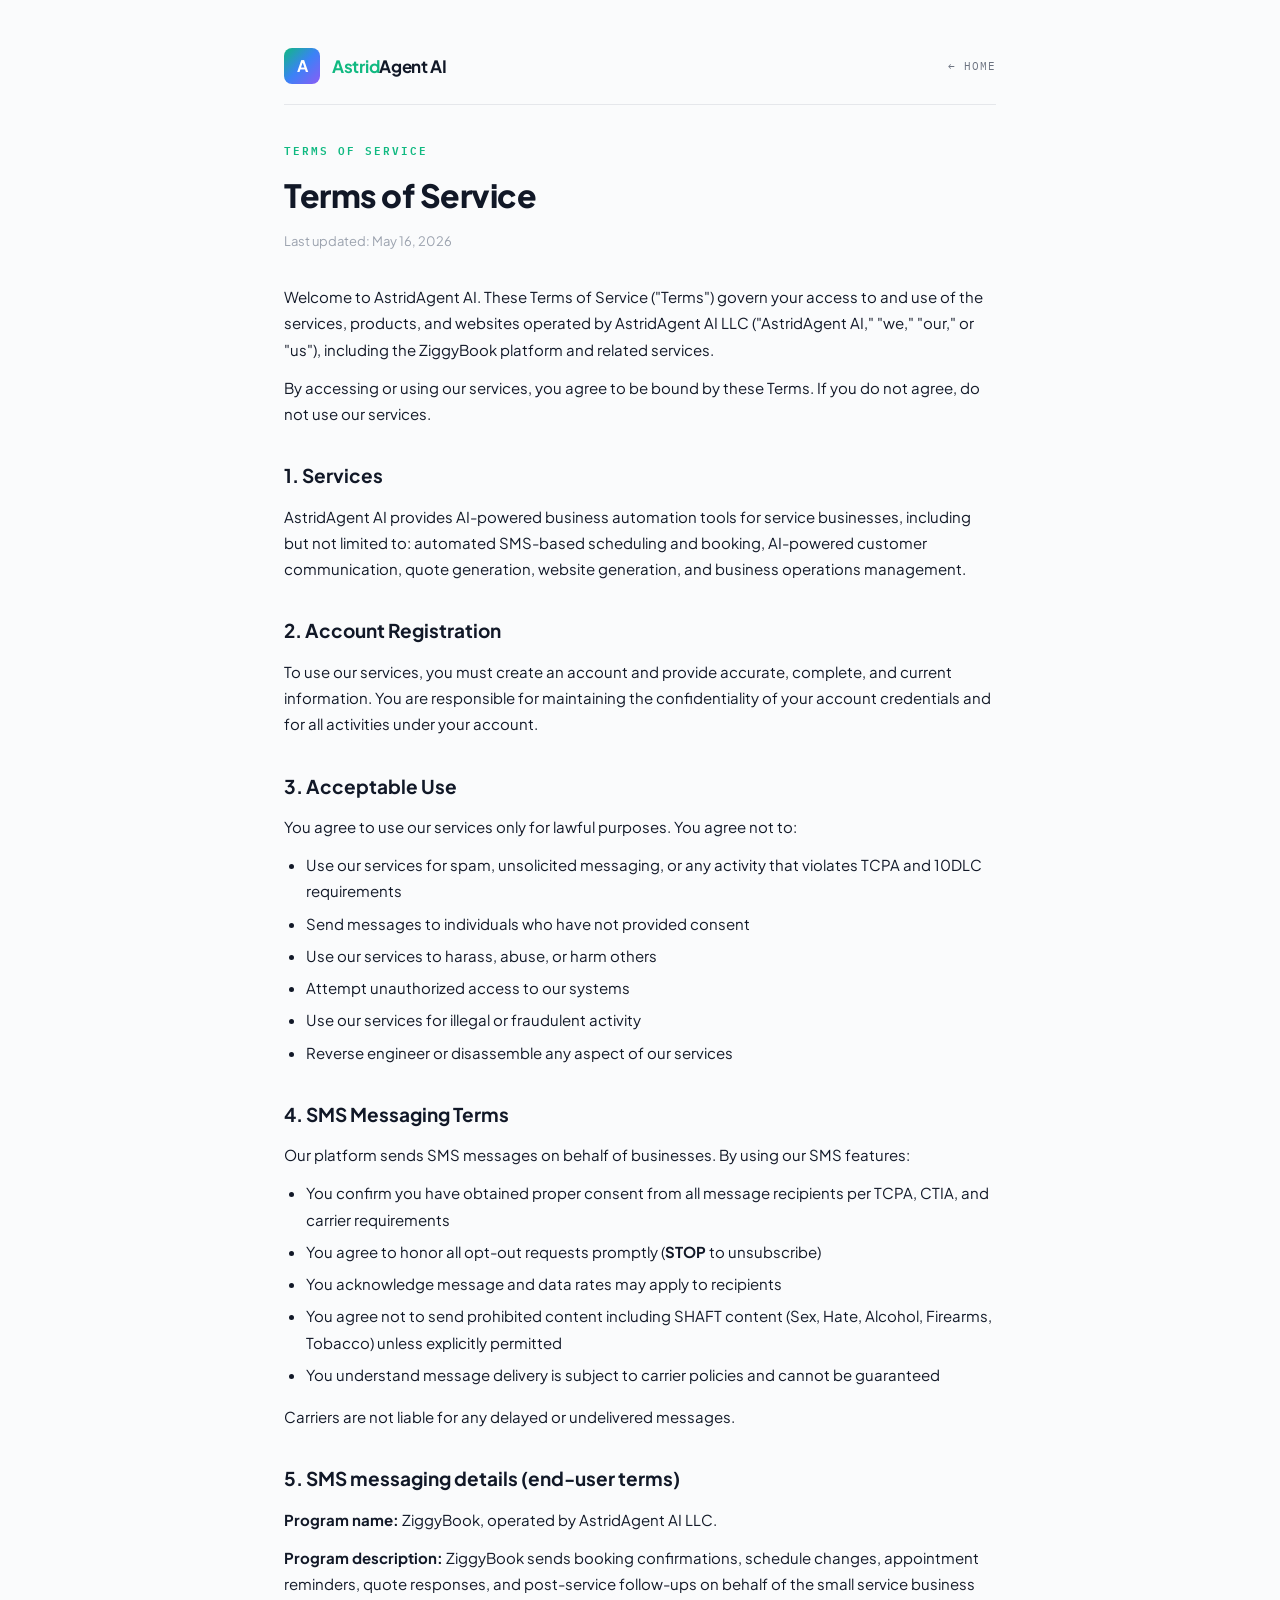
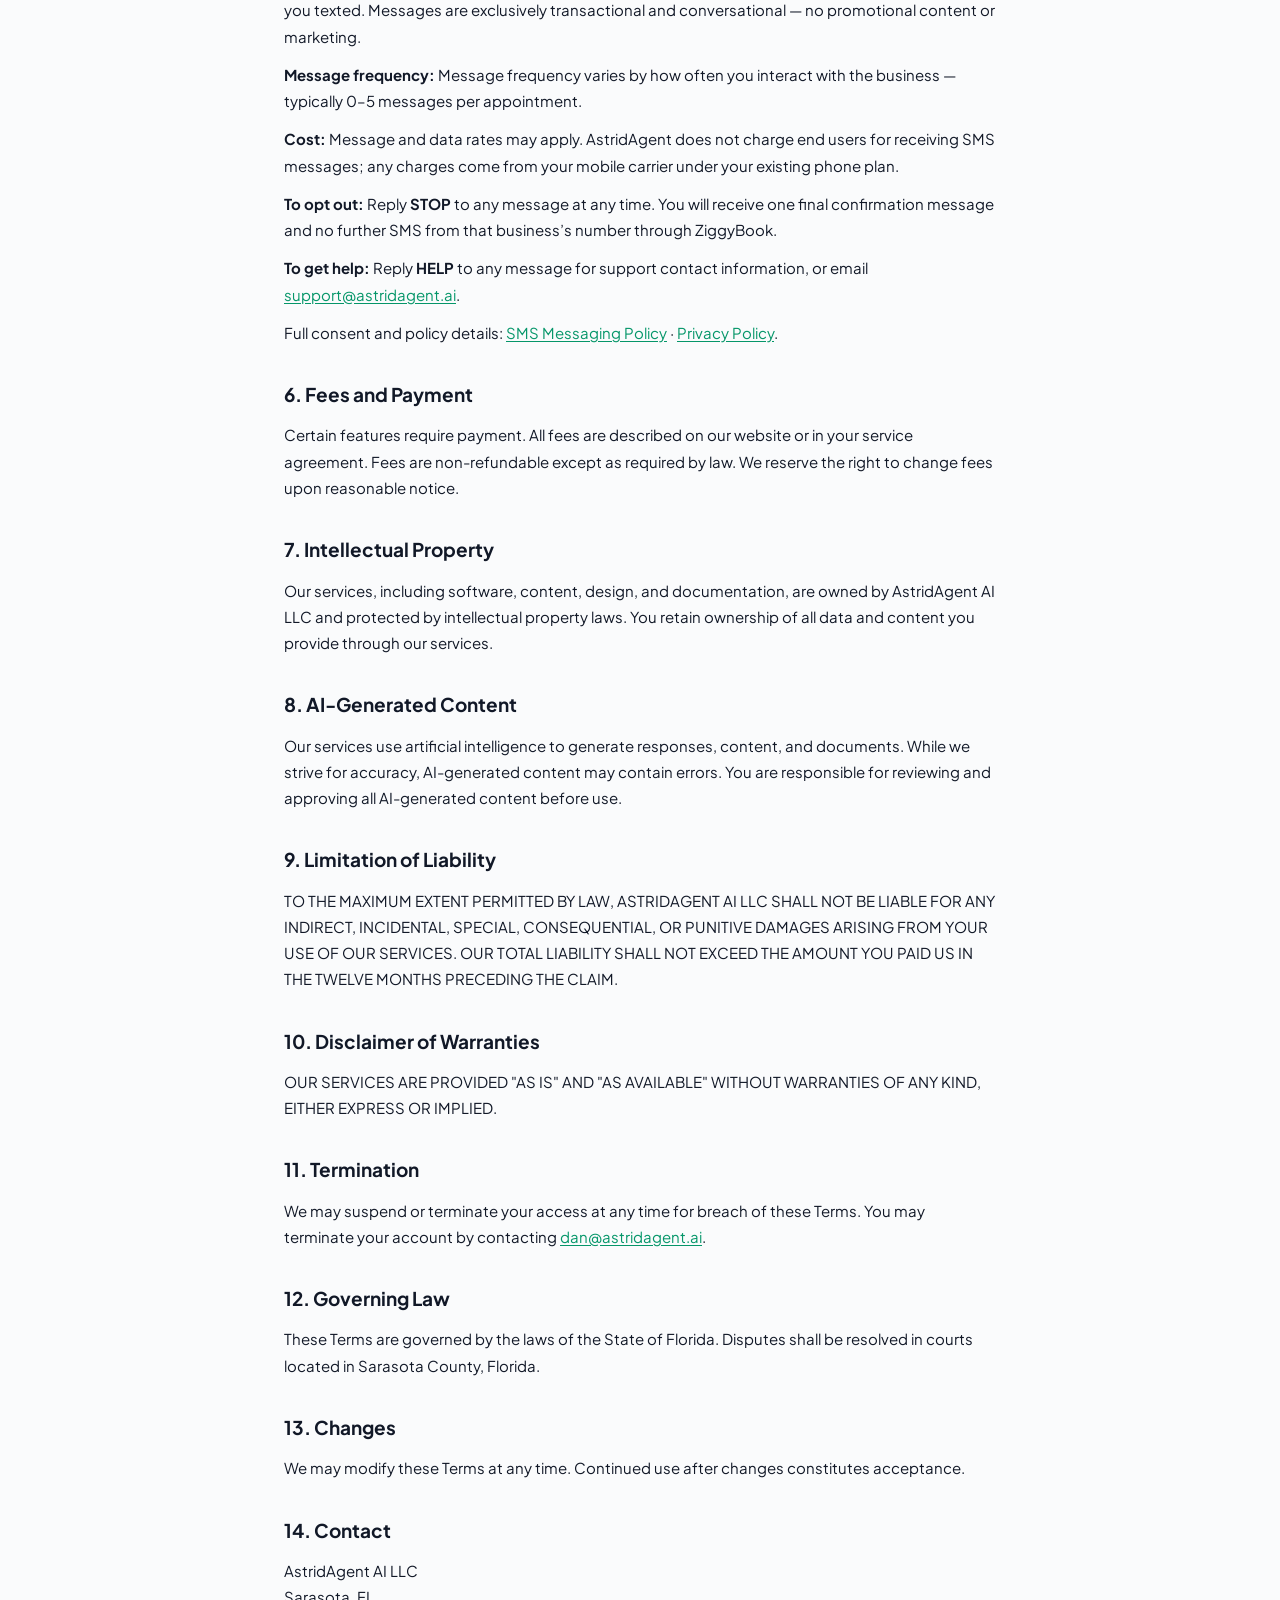
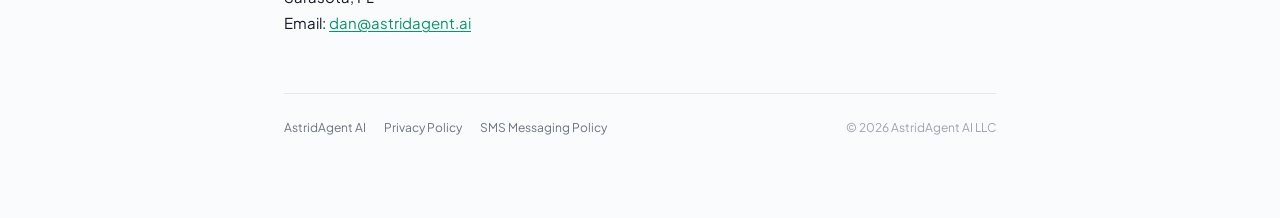
<file: terms.html>
<!DOCTYPE html>
<html lang="en">
<head>
  <meta charset="UTF-8">
  <meta name="viewport" content="width=device-width, initial-scale=1.0">
  <title>Terms of Service &middot; AstridAgent AI</title>
  <meta name="description" content="Terms of Service for AstridAgent AI LLC and its products, including ZiggyBook.">
  <link rel="preconnect" href="https://fonts.googleapis.com">
  <link rel="preconnect" href="https://fonts.gstatic.com" crossorigin>
  <link href="https://fonts.googleapis.com/css2?family=IBM+Plex+Mono:wght@400;500;600&family=Plus+Jakarta+Sans:wght@300;400;500;600;700;800&display=swap" rel="stylesheet">
  <link rel="stylesheet" href="/policy-style.css">
</head>
<body>
  <div class="page">
    <header class="mast">
      <div class="logo-mark">A</div>
      <div class="wordmark"><span class="accent">Astrid</span>Agent AI</div>
      <a href="/" class="home-link">&larr; Home</a>
    </header>

    <div class="eyebrow">Terms of Service</div>
    <h1>Terms of Service</h1>
    <div class="updated">Last updated: May 16, 2026</div>

    <p>Welcome to AstridAgent AI. These Terms of Service ("Terms") govern your access to and use of the services, products, and websites operated by AstridAgent AI LLC ("AstridAgent AI," "we," "our," or "us"), including the ZiggyBook platform and related services.</p>
    <p>By accessing or using our services, you agree to be bound by these Terms. If you do not agree, do not use our services.</p>

    <h2>1. Services</h2>
    <p>AstridAgent AI provides AI-powered business automation tools for service businesses, including but not limited to: automated SMS-based scheduling and booking, AI-powered customer communication, quote generation, website generation, and business operations management.</p>

    <h2>2. Account Registration</h2>
    <p>To use our services, you must create an account and provide accurate, complete, and current information. You are responsible for maintaining the confidentiality of your account credentials and for all activities under your account.</p>

    <h2>3. Acceptable Use</h2>
    <p>You agree to use our services only for lawful purposes. You agree not to:</p>
    <ul>
      <li>Use our services for spam, unsolicited messaging, or any activity that violates TCPA and 10DLC requirements</li>
      <li>Send messages to individuals who have not provided consent</li>
      <li>Use our services to harass, abuse, or harm others</li>
      <li>Attempt unauthorized access to our systems</li>
      <li>Use our services for illegal or fraudulent activity</li>
      <li>Reverse engineer or disassemble any aspect of our services</li>
    </ul>

    <h2>4. SMS Messaging Terms</h2>
    <p>Our platform sends SMS messages on behalf of businesses. By using our SMS features:</p>
    <ul>
      <li>You confirm you have obtained proper consent from all message recipients per TCPA, CTIA, and carrier requirements</li>
      <li>You agree to honor all opt-out requests promptly (<strong>STOP</strong> to unsubscribe)</li>
      <li>You acknowledge message and data rates may apply to recipients</li>
      <li>You agree not to send prohibited content including SHAFT content (Sex, Hate, Alcohol, Firearms, Tobacco) unless explicitly permitted</li>
      <li>You understand message delivery is subject to carrier policies and cannot be guaranteed</li>
    </ul>
    <p>Carriers are not liable for any delayed or undelivered messages.</p>

    <h2>5. SMS messaging details (end-user terms)</h2>
    <p><strong>Program name:</strong> ZiggyBook, operated by AstridAgent AI LLC.</p>
    <p><strong>Program description:</strong> ZiggyBook sends booking confirmations, schedule changes, appointment reminders, quote responses, and post-service follow-ups on behalf of the small service business you texted. Messages are exclusively transactional and conversational &mdash; no promotional content or marketing.</p>
    <p><strong>Message frequency:</strong> Message frequency varies by how often you interact with the business &mdash; typically 0&ndash;5 messages per appointment.</p>
    <p><strong>Cost:</strong> Message and data rates may apply. AstridAgent does not charge end users for receiving SMS messages; any charges come from your mobile carrier under your existing phone plan.</p>
    <p><strong>To opt out:</strong> Reply <strong>STOP</strong> to any message at any time. You will receive one final confirmation message and no further SMS from that business&rsquo;s number through ZiggyBook.</p>
    <p><strong>To get help:</strong> Reply <strong>HELP</strong> to any message for support contact information, or email <a href="mailto:support@astridagent.ai">support@astridagent.ai</a>.</p>
    <p>Full consent and policy details: <a href="/sms-consent.html">SMS Messaging Policy</a> &middot; <a href="/privacy.html">Privacy Policy</a>.</p>

    <h2>6. Fees and Payment</h2>
    <p>Certain features require payment. All fees are described on our website or in your service agreement. Fees are non-refundable except as required by law. We reserve the right to change fees upon reasonable notice.</p>

    <h2>7. Intellectual Property</h2>
    <p>Our services, including software, content, design, and documentation, are owned by AstridAgent AI LLC and protected by intellectual property laws. You retain ownership of all data and content you provide through our services.</p>

    <h2>8. AI-Generated Content</h2>
    <p>Our services use artificial intelligence to generate responses, content, and documents. While we strive for accuracy, AI-generated content may contain errors. You are responsible for reviewing and approving all AI-generated content before use.</p>

    <h2>9. Limitation of Liability</h2>
    <p>TO THE MAXIMUM EXTENT PERMITTED BY LAW, ASTRIDAGENT AI LLC SHALL NOT BE LIABLE FOR ANY INDIRECT, INCIDENTAL, SPECIAL, CONSEQUENTIAL, OR PUNITIVE DAMAGES ARISING FROM YOUR USE OF OUR SERVICES. OUR TOTAL LIABILITY SHALL NOT EXCEED THE AMOUNT YOU PAID US IN THE TWELVE MONTHS PRECEDING THE CLAIM.</p>

    <h2>10. Disclaimer of Warranties</h2>
    <p>OUR SERVICES ARE PROVIDED "AS IS" AND "AS AVAILABLE" WITHOUT WARRANTIES OF ANY KIND, EITHER EXPRESS OR IMPLIED.</p>

    <h2>11. Termination</h2>
    <p>We may suspend or terminate your access at any time for breach of these Terms. You may terminate your account by contacting <a href="mailto:dan@astridagent.ai">dan@astridagent.ai</a>.</p>

    <h2>12. Governing Law</h2>
    <p>These Terms are governed by the laws of the State of Florida. Disputes shall be resolved in courts located in Sarasota County, Florida.</p>

    <h2>13. Changes</h2>
    <p>We may modify these Terms at any time. Continued use after changes constitutes acceptance.</p>

    <h2>14. Contact</h2>
    <p>
      AstridAgent AI LLC<br>
      Sarasota, FL<br>
      Email: <a href="mailto:dan@astridagent.ai">dan@astridagent.ai</a>
    </p>

    <footer class="foot">
      <a href="/">AstridAgent AI</a>
      <a href="/privacy.html">Privacy Policy</a>
      <a href="/sms-consent.html">SMS Messaging Policy</a>
      <span class="copy">&copy; 2026 AstridAgent AI LLC</span>
    </footer>
  </div>
</body>
</html>
</file>
<file: policy-style.css>
/* Shared styles for astridagent.ai/{privacy,terms,sms-consent}.html
   Standalone deep-linkable policy pages — created 2026-05-16 in response
   to A2P 10DLC campaign rejection 30908 (privacy policy can not be
   verified). Reviewers couldn't deep-link to the SPA sections at
   astridagent.ai/#page-privacy etc.; these pages give them real URLs.
   Uses the same AstridAgent design tokens as index.html (light theme,
   green accent, Plus Jakarta Sans). */
*, *::before, *::after { margin: 0; padding: 0; box-sizing: border-box; }

:root {
  --bg: #FAFBFC;
  --card: #FFFFFF;
  --border: #E5E7EB;
  --text: #111827;
  --dim: #6B7280;
  --light: #9CA3AF;
  --green: #10B981;
  --green-d: #059669;
  --green-l: #D1FAE5;
}

html { scroll-behavior: smooth; }

body {
  font-family: 'Plus Jakarta Sans', system-ui, -apple-system, 'Segoe UI', sans-serif;
  background: var(--bg);
  color: var(--text);
  line-height: 1.7;
  -webkit-font-smoothing: antialiased;
}

.page {
  max-width: 760px;
  margin: 0 auto;
  padding: 48px 24px 80px;
}

header.mast {
  display: flex;
  align-items: center;
  gap: 12px;
  margin-bottom: 36px;
  padding-bottom: 20px;
  border-bottom: 1px solid var(--border);
}

.logo-mark {
  width: 36px;
  height: 36px;
  border-radius: 8px;
  background: linear-gradient(135deg, #10B981, #3B82F6, #8B5CF6);
  display: flex;
  align-items: center;
  justify-content: center;
  color: #fff;
  font-weight: 700;
  font-size: 16px;
}

.wordmark {
  font-weight: 700;
  font-size: 17px;
  letter-spacing: -0.3px;
}

.wordmark .accent {
  color: var(--green);
}

.mast .home-link {
  margin-left: auto;
  font-family: 'IBM Plex Mono', monospace;
  font-size: 11px;
  letter-spacing: 1px;
  text-transform: uppercase;
  color: var(--dim);
  text-decoration: none;
  transition: color 0.15s;
}

.mast .home-link:hover { color: var(--text); }

.eyebrow {
  font-family: 'IBM Plex Mono', monospace;
  font-size: 11px;
  font-weight: 600;
  letter-spacing: 2px;
  text-transform: uppercase;
  color: var(--green);
  margin-bottom: 8px;
}

h1 {
  font-size: 32px;
  font-weight: 800;
  letter-spacing: -0.5px;
  margin-bottom: 8px;
}

.updated {
  font-size: 13px;
  color: var(--light);
  margin-bottom: 32px;
}

h2 {
  font-size: 19px;
  font-weight: 700;
  margin-top: 32px;
  margin-bottom: 12px;
}

p, li {
  font-size: 15px;
  color: var(--text);
  margin-bottom: 12px;
  line-height: 1.75;
}

ul {
  padding-left: 22px;
  margin-bottom: 16px;
}

li {
  margin-bottom: 6px;
}

a {
  color: var(--green-d);
  text-decoration: underline;
  text-underline-offset: 2px;
}

a:hover {
  color: var(--green);
}

strong {
  font-weight: 700;
  color: var(--text);
}

footer.foot {
  margin-top: 56px;
  padding-top: 24px;
  border-top: 1px solid var(--border);
  display: flex;
  gap: 18px;
  flex-wrap: wrap;
  font-size: 12px;
}

footer.foot a {
  color: var(--dim);
  text-decoration: none;
}

footer.foot a:hover {
  color: var(--text);
}

footer.foot .copy {
  margin-left: auto;
  color: var(--light);
}
</file>
